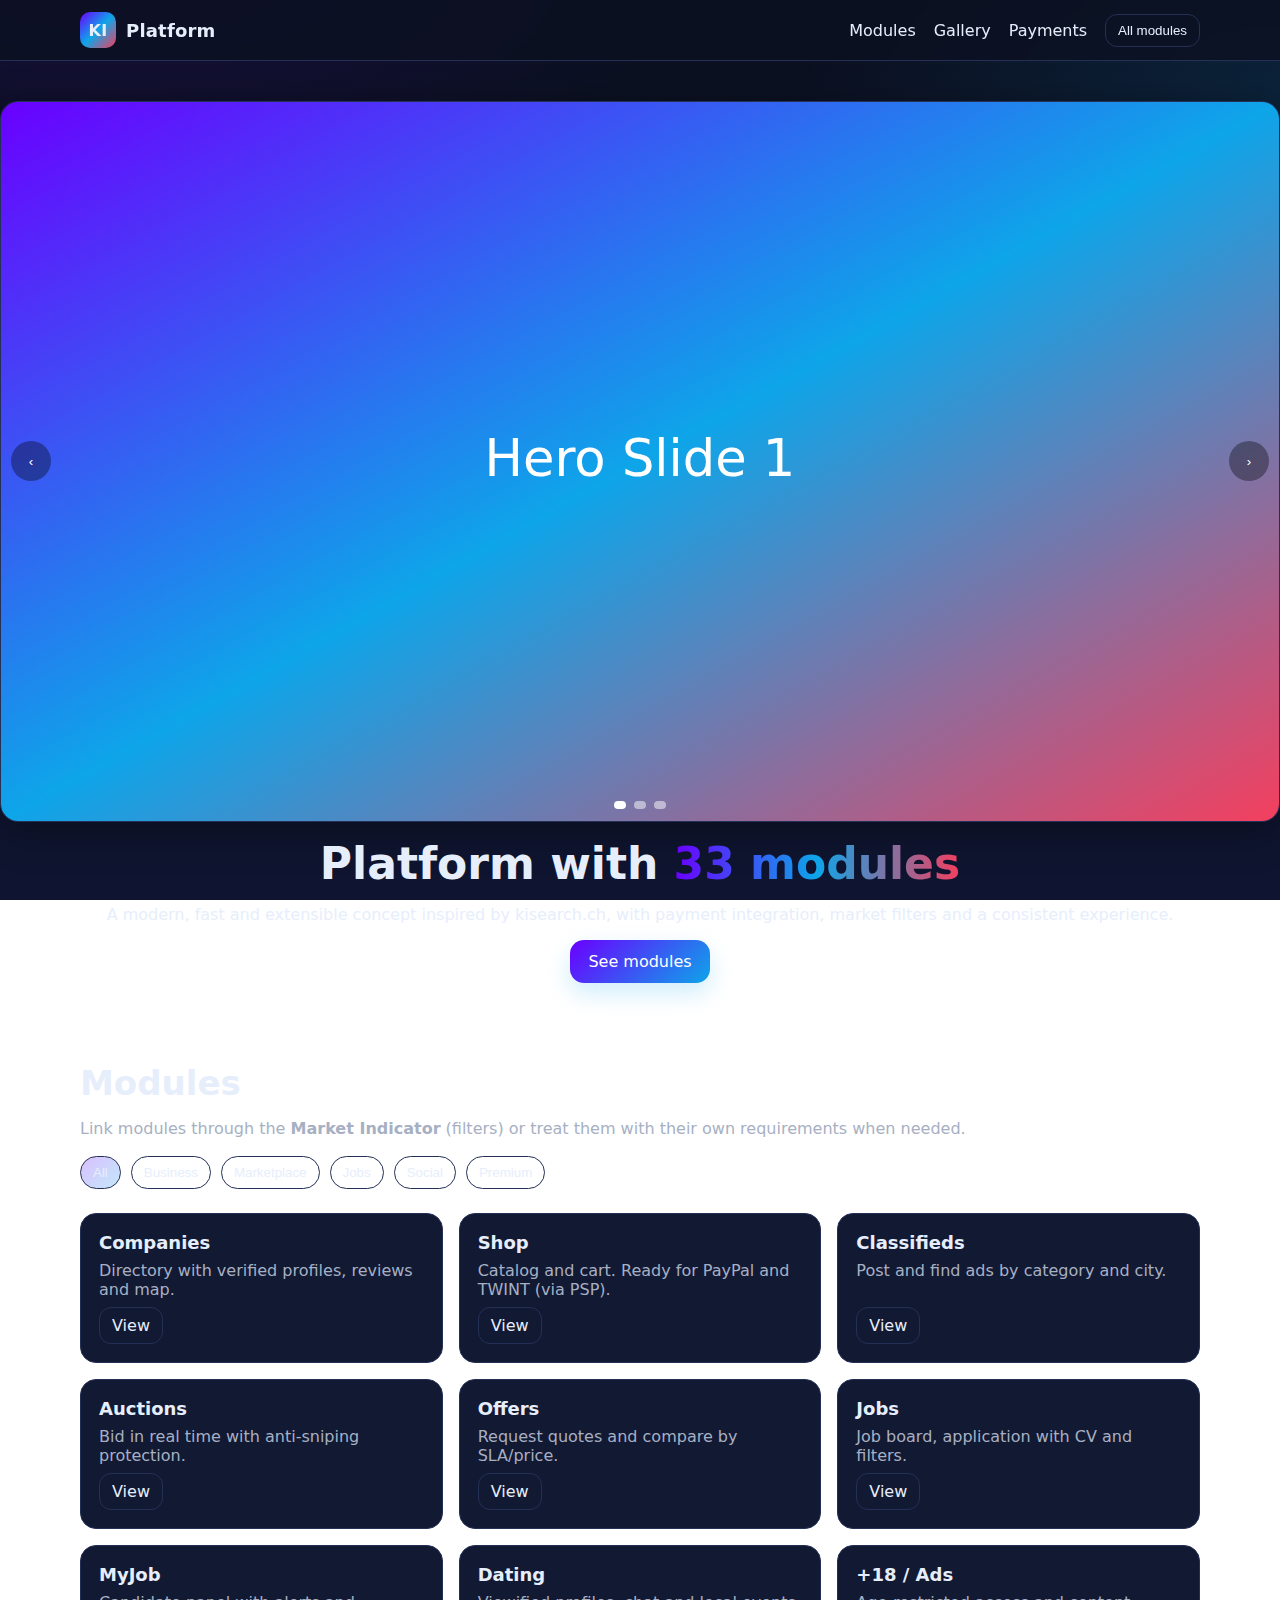
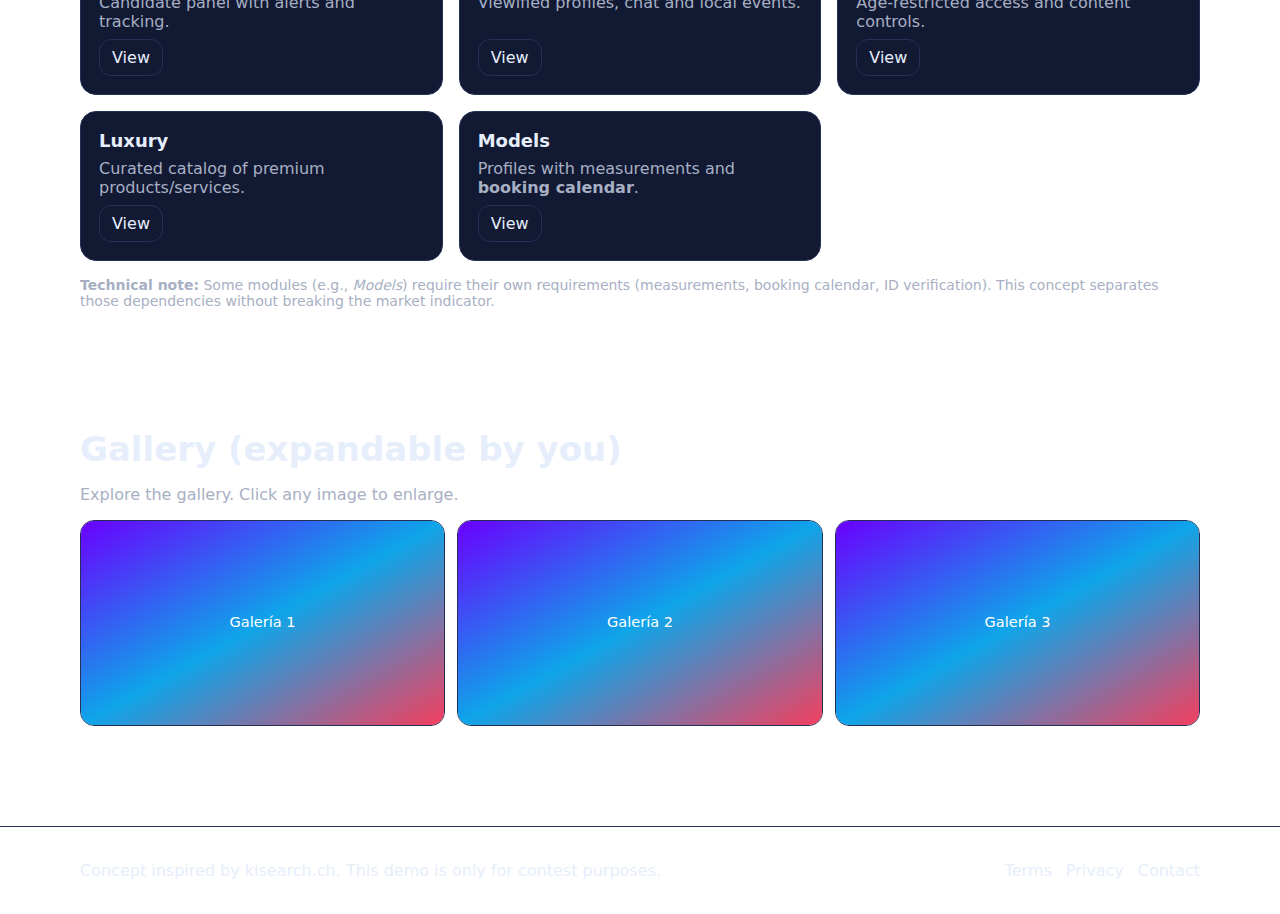
<file: index.html>
<!DOCTYPE html>
<html lang="en">
<head>
  <meta charset="utf-8" />
  <meta name="viewport" content="width=device-width, initial-scale=1" />
  <title>KI Platform — Modern Concept</title>
  <meta name="description" content="Modern concept inspired by kisearch.ch with modules, market filters, expandable gallery, and payment anchors (PayPal/TWINT)." />
  <link rel="preload" as="image" href="assets/img/ph-1.svg" />
  <link rel="stylesheet" href="assets/css/styles.css" />
</head>
<body>
  <header class="site-header">
    <div class="container header-inner">
      <a class="brand" href="#"><span class="brand-mark">KI</span><span class="brand-text">Platform</span></a>
      <nav class="nav" aria-label="Primary">
        <button class="nav-toggle" aria-expanded="false" aria-controls="menu">☰</button>
        <ul id="menu" class="menu">
          <li><a href="#modulos">Modules</a></li>
          <li><a href="#galeria">Gallery</a></li>
          <li><a href="checkout.html">Payments</a></li>
          <li class="dropdown"><button class="dropbtn" aria-haspopup="true" aria-expanded="false">All modules</button>
            <ul class="dropdown-menu" role="menu">
              <li><a href="#m-empresas">Companies</a></li>
              <li><a href="#m-shop">Shop</a></li>
              <li><a href="#m-clasificados">Classifieds</a></li>
              <li><a href="#m-subastas">Auctions</a></li>
              <li><a href="#m-ofertas">Offers</a></li>
              <li><a href="#m-empleos">Jobs</a></li>
              <li><a href="#m-myjob">MyJob</a></li>
              <li><a href="#m-dating">Dating</a></li>
              <li><a href="#m-18">+18</a></li>
              <li><a href="#m-lujo">Luxury</a></li>
              <li><a href="#m-modelos">Models</a></li>
            </ul>
          </li>
        </ul>
      </nav>
    </div>
  </header>

  <section class="hero" aria-label="Highlights">
    <div class="slider" data-autoplay="true" data-interval="4500">
      <div class="slides">
        <div class="slide"><img loading="eager" src="assets/img/ph-1.svg" alt="Slide 1" /></div>
        <div class="slide"><img loading="lazy" src="assets/img/ph-2.svg" alt="Slide 2" /></div>
        <div class="slide"><img loading="lazy" src="assets/img/ph-3.svg" alt="Slide 3" /></div>
      </div>
      <button class="prev" aria-label="Previous">‹</button>
      <button class="next" aria-label="Next">›</button>
      <div class="dots" aria-hidden="true"></div>
    </div>
    <div class="hero-copy">
      <h1>Platform with <span class="brand-grad">33 modules</span></h1>
      <p>A modern, fast and extensible concept inspired by kisearch.ch, with payment integration, market filters and a consistent experience.</p>
      <a class="btn primary" href="#modulos">See modules</a>
    </div>
  </section>

  <main>
    <section id="modulos" class="modules-section">
      <div class="container">
        <header class="section-header">
          <h2>Modules</h2>
          <p>Link modules through the <strong>Market Indicator</strong> (filters) or treat them with their own requirements when needed.</p>
        </header>

        <div class="filters" role="toolbar" aria-label="Market filters">
          <button class="chip active" data-filter="all">All</button>
          <button class="chip" data-filter="negocios">Business</button>
          <button class="chip" data-filter="marketplace">Marketplace</button>
          <button class="chip" data-filter="empleo">Jobs</button>
          <button class="chip" data-filter="social">Social</button>
          <button class="chip" data-filter="premium">Premium</button>
        </div>

        <div class="modules-grid" id="modulesGrid">
          <!-- Each card gets categories in data-cats for cross-linking via market indicator -->
          <article class="module-card" id="m-empresas" data-cats="negocios">
            <h3>Companies</h3>
            <p>Directory with verified profiles, reviews and map.</p>
            <a class="card-cta" href="#" aria-label="Ir a Companies">View</a>
          </article>
          <article class="module-card" id="m-shop" data-cats="marketplace premium">
            <h3>Shop</h3>
            <p>Catalog and cart. Ready for PayPal and TWINT (via PSP).</p>
            <a class="card-cta" href="#" aria-label="Go to Shop">View</a>
          </article>
          <article class="module-card" id="m-clasificados" data-cats="marketplace">
            <h3>Classifieds</h3>
            <p>Post and find ads by category and city.</p>
            <a class="card-cta" href="#" aria-label="Ir a Classifieds">View</a>
          </article>
          <article class="module-card" id="m-subastas" data-cats="marketplace premium">
            <h3>Auctions</h3>
            <p>Bid in real time with anti-sniping protection.</p>
            <a class="card-cta" href="#" aria-label="Ir a Auctions">View</a>
          </article>
          <article class="module-card" id="m-ofertas" data-cats="negocios">
            <h3>Offers</h3>
            <p>Request quotes and compare by SLA/price.</p>
            <a class="card-cta" href="#" aria-label="Ir a Offers">View</a>
          </article>
          <article class="module-card" id="m-empleos" data-cats="empleo">
            <h3>Jobs</h3>
            <p>Job board, application with CV and filters.</p>
            <a class="card-cta" href="#" aria-label="Ir a Jobs">View</a>
          </article>
          <article class="module-card" id="m-myjob" data-cats="empleo">
            <h3>MyJob</h3>
            <p>Candidate panel with alerts and tracking.</p>
            <a class="card-cta" href="#" aria-label="Go to MyJob">View</a>
          </article>
          <article class="module-card" id="m-dating" data-cats="social">
            <h3>Dating</h3>
            <p>Viewified profiles, chat and local events.</p>
            <a class="card-cta" href="#" aria-label="Go to Dating">View</a>
          </article>
          <article class="module-card" id="m-18" data-cats="social premium">
            <h3>+18 / Ads</h3>
            <p>Age-restricted access and content controls.</p>
            <a class="card-cta" href="#" aria-label="Go to +18">View</a>
          </article>
          <article class="module-card" id="m-lujo" data-cats="premium marketplace">
            <h3>Luxury</h3>
            <p>Curated catalog of premium products/services.</p>
            <a class="card-cta" href="#" aria-label="Ir a Luxury">View</a>
          </article>
          <article class="module-card" id="m-modelos" data-cats="social premium">
            <h3>Models</h3>
            <p>Profiles with measurements and <strong>booking calendar</strong>.</p>
            <a class="card-cta" href="#" aria-label="Ir a Models">View</a>
          </article>
        </div>

      <aside class="note">
  <strong>Technical note:</strong> Some modules (e.g., <em>Models</em>) require their own requirements (measurements, booking calendar, ID verification). This concept separates those dependencies without breaking the market indicator.
</aside>
      </div>
    </section>

    <section id="galeria" class="gallery-section">
      <div class="container">
        <header class="section-header">
          <h2>Gallery (expandable by you)</h2>
          <p>Explore the gallery. Click any image to enlarge.</p>
        </header>
        <div class="gallery-grid">
          <img src="assets/img/ph-4.svg" alt="Gallery 1" class="zoomable" />
          <img src="assets/img/ph-5.svg" alt="Gallery 2" class="zoomable" />
          <img src="assets/img/ph-6.svg" alt="Gallery 3" class="zoomable" />
        </div>
      </div>
    </section>
  </main>

  <footer class="site-footer">
    <div class="container footer-inner">
       <p>Concept inspired by <a href="https://www.kisearch.ch" target="_blank" rel="noopener">kisearch.ch</a>. This demo is only for contest purposes.</p>
    <nav aria-label="Legal">
        <a href="#">Terms</a>
        <a href="#">Privacy</a>
        <a href="#">Contact</a>
      </nav>
    </div>
  </footer>

  <!-- Image modal for zoom -->
  <dialog id="imgModal" class="img-modal">
    <img id="modalImg" alt="Enlarged image" />
    <button id="closeModal" class="btn ghost" aria-label="Close">Close</button>
  </dialog>

  <script src="assets/js/app.js"></script>
</body>
</html>
</file>
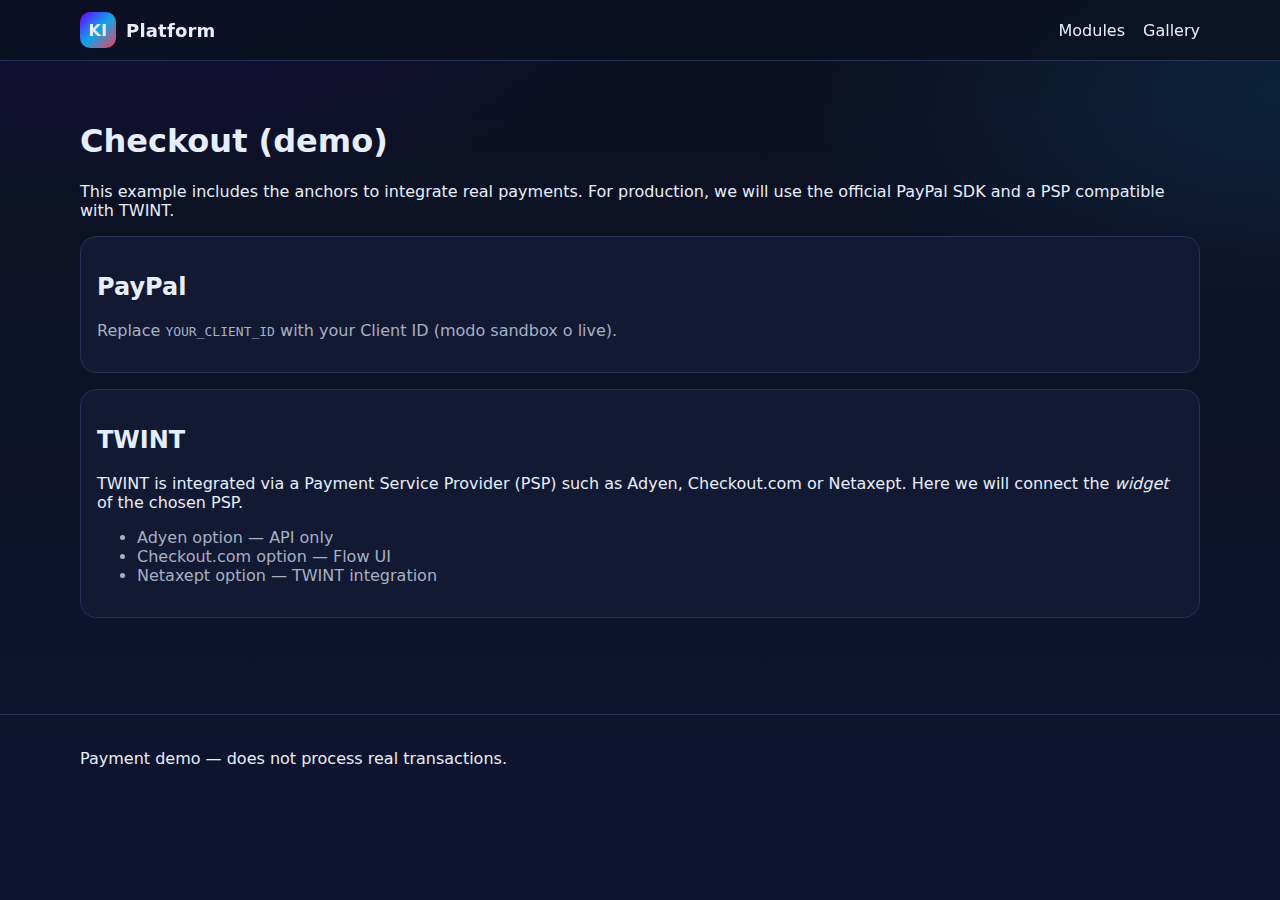
<file: checkout.html>
<!DOCTYPE html>
<html lang="en">
<head>
  <meta charset="utf-8" />
  <meta name="viewport" content="width=device-width, initial-scale=1" />
  <title>Checkout — KI Platform</title>
  <link rel="stylesheet" href="assets/css/styles.css" />
</head>
<body>
  <header class="site-header">
    <div class="container header-inner">
      <a class="brand" href="index.html"><span class="brand-mark">KI</span><span class="brand-text">Platform</span></a>
      <nav class="nav"><ul class="menu"><li><a href="index.html#modulos">Modules</a></li><li><a href="index.html#galeria">Gallery</a></li></ul></nav>
    </div>
  </header>

  <main class="container checkout">
    <h1>Checkout (demo)</h1>
    <p>This example includes the anchors to integrate real payments. For production, we will use the official PayPal SDK and a PSP compatible with TWINT.</p>

    <section class="pay">
      <h2>PayPal</h2>
      <div id="paypal-button-container"></div>
      <p class="muted">Replace <code>YOUR_CLIENT_ID</code> with your Client ID (modo sandbox o live).</p>
    </section>

    <section class="pay">
      <h2>TWINT</h2>
      <p>TWINT is integrated via a Payment Service Provider (PSP) such as Adyen, Checkout.com or Netaxept. Here we will connect the <em>widget</em> of the chosen PSP.</p>
      <ul class="muted">
        <li>Adyen option — API only</li>
        <li>Checkout.com option — Flow UI</li>
        <li>Netaxept option — TWINT integration</li>
      </ul>
    </section>
  </main>

  <footer class="site-footer">
    <div class="container footer-inner"><p>Payment demo — does not process real transactions.</p></div>
  </footer>

  <!-- PayPal SDK (placeholder; in producción, usar client-id real) -->
  <script src="https://www.paypal.com/sdk/js?client-id=YOUR_CLIENT_ID&components=buttons"></script>
  <script>
    if (window.paypal) {
      paypal.Buttons({
        style: { shape: 'rect', layout: 'vertical' },
        createOrder: function(data, actions) {
          return actions.order.create({
            purchase_units: [{ amount: { value: '9.99', currency_code: 'USD' } }]
          });
        },
        onApprove: function(data, actions) {
          return actions.order.capture().then(function(details) {
            alert('Payment approved by ' + details.payer.name.given_name);
          });
        }
      }).render('#paypal-button-container');
    }
  </script>
</body>
</html>
</file>
<file: assets/css/styles.css>
/* ============
   Base styles
   ============ */
:root{
  --bg:#0b1020;
  --bg-2:#0f1530;
  --text:#e6eefc;
  --muted:#a7b0c3;
  --brand-1:#6A00FF;
  --brand-2:#0EA5E9;
  --brand-3:#F43F5E;
  --card:#121933;
  --stroke:#243056;
}

*{box-sizing:border-box}
html,body{height:100%}
body{
  margin:0;
  font-family: ui-sans-serif, system-ui, -apple-system, Segoe UI, Roboto, Ubuntu, Cantarell, "Helvetica Neue", Arial;
  color:var(--text);
  background:
    radial-gradient(1200px 600px at 10% -10%, rgba(106,0,255,.15), transparent 50%),
    radial-gradient(800px 400px at 100% 10%, rgba(14,165,233,.12), transparent 60%),
    linear-gradient(180deg, var(--bg), var(--bg-2));
  background-attachment: fixed;
}

.container{width:min(1120px, 94vw); margin-inline:auto}

a{color:var(--text); text-decoration:none}
a:hover{text-decoration:underline}

.site-header{position:sticky; top:0; z-index:50; background:rgba(11,16,32,.8); backdrop-filter:blur(8px); border-bottom:1px solid var(--stroke)}
.header-inner{display:flex; align-items:center; justify-content:space-between; padding:12px 0}
.brand{display:flex; align-items:center; gap:10px; font-weight:700; letter-spacing:.2px}
.brand-mark{display:inline-grid; place-items:center; width:36px; height:36px; border-radius:10px;
  background:linear-gradient(135deg, var(--brand-1), var(--brand-2) 50%, var(--brand-3));}
.brand-text{font-size:18px}

.nav-toggle{display:none; background:none; border:1px solid var(--stroke); color:var(--text); padding:6px 10px; border-radius:10px}
.menu{display:flex; gap:18px; list-style:none; margin:0; padding:0; align-items:center}
.dropdown{position:relative}
.dropbtn{background:none; border:1px solid var(--stroke); color:var(--text); padding:8px 12px; border-radius:12px}
.dropdown-menu{position:absolute; top:120%; right:0; background:var(--card); border:1px solid var(--stroke); border-radius:14px; padding:10px; display:none; min-width:220px}
.dropdown:hover .dropdown-menu{display:block}
.dropdown-menu li{list-style:none}
.dropdown-menu a{display:block; padding:8px 10px; border-radius:10px}
.dropdown-menu a:hover{background:#1a2444}

.hero{position:relative; padding:40px 0 20px}
.hero .hero-copy{position:relative; z-index:2; text-align:center; margin-top:16px}
.hero h1{font-size:clamp(28px, 3.8vw, 44px); margin:8px 0}
.brand-grad{background:linear-gradient(90deg, var(--brand-1), var(--brand-2), var(--brand-3));
  -webkit-background-clip:text; background-clip:text; color:transparent}
.btn{display:inline-block; padding:12px 18px; border-radius:14px; border:1px solid var(--stroke)}
.btn.primary{background:linear-gradient(135deg, var(--brand-1), var(--brand-2)); border:none; color:white; box-shadow:0 10px 24px rgba(14,165,233,.2)}
.btn.ghost{background:transparent; color:var(--text)}

.slider{position:relative; overflow:hidden; border-radius:18px; border:1px solid var(--stroke); box-shadow:0 8px 40px rgba(0,0,0,.35)}
.slides{display:flex; transition:transform .6s ease}
.slide{min-width:100%}
.slide img{width:100%; display:block}
.prev,.next{position:absolute; top:50%; transform:translateY(-50%); background:rgba(0,0,0,.35); border:none; color:white; width:40px; height:40px; border-radius:50%; cursor:pointer}
.prev{left:10px} .next{right:10px}
.dots{position:absolute; left:50%; transform:translateX(-50%); bottom:12px; display:flex; gap:8px}
.dots button{width:8px; height:8px; border-radius:999px; border:none; background:white; opacity:.5}
.dots button.active{opacity:1}

.modules-section{padding:60px 0}
.section-header h2{font-size:clamp(22px, 3vw, 34px); margin:0 0 6px}
.section-header p{color:var(--muted)}

.filters{display:flex; gap:10px; flex-wrap:wrap; margin:18px 0 24px}
.chip{padding:8px 12px; border-radius:999px; border:1px solid var(--stroke); background:rgba(255,255,255,.02); color:var(--text); cursor:pointer}
.chip.active,.chip:hover{background:linear-gradient(135deg, rgba(106,0,255,.25), rgba(14,165,233,.25))}

.modules-grid{display:grid; grid-template-columns:repeat(3, 1fr); gap:16px}
.module-card{background:var(--card); border:1px solid var(--stroke); padding:18px; border-radius:16px; display:flex; flex-direction:column; gap:8px}
.module-card h3{margin:0; font-size:18px}
.module-card p{margin:0; color:var(--muted)}
.card-cta{margin-top:auto; align-self:flex-start; padding:8px 12px; border:1px solid var(--stroke); border-radius:12px}
.module-card.hide{display:none}

.note{margin-top:16px; font-size:14px; color:var(--muted)}

.gallery-section{padding:60px 0}
.gallery-grid{display:grid; grid-template-columns:repeat(3, 1fr); gap:12px}
.gallery-grid img{width:100%; display:block; border-radius:14px; cursor:zoom-in; border:1px solid var(--stroke)}

.site-footer{border-top:1px solid var(--stroke); padding:18px 0; margin-top:40px}
.footer-inner{display:flex; align-items:center; justify-content:space-between; gap:16px; flex-wrap:wrap}
.footer-inner nav{display:flex; gap:14px}

.img-modal{border:none; border-radius:18px; padding:0; max-width:min(1000px, 92vw)}
.img-modal::backdrop{background:rgba(0,0,0,.6)}
.img-modal img{width:100%; height:auto; display:block; border-radius:18px 18px 0 0}
.img-modal .btn{width:100%; border-radius:0 0 18px 18px; border:none; border-top:1px solid var(--stroke)}

.checkout{padding:40px 0}
.pay{background:var(--card); border:1px solid var(--stroke); border-radius:16px; padding:16px; margin:16px 0}
.muted{color:var(--muted)}

/* Responsive */
@media (max-width: 900px){
  .modules-grid{grid-template-columns:repeat(2, 1fr)}
}
@media (max-width: 640px){
  .menu{display:none; flex-direction:column; align-items:flex-start; background:var(--card); border:1px solid var(--stroke); padding:10px; border-radius:12px; position:absolute; top:60px; right:3vw}
  .nav-toggle{display:inline-block}
  .modules-grid{grid-template-columns:1fr}
  .gallery-grid{grid-template-columns:1fr}
}
</file>
